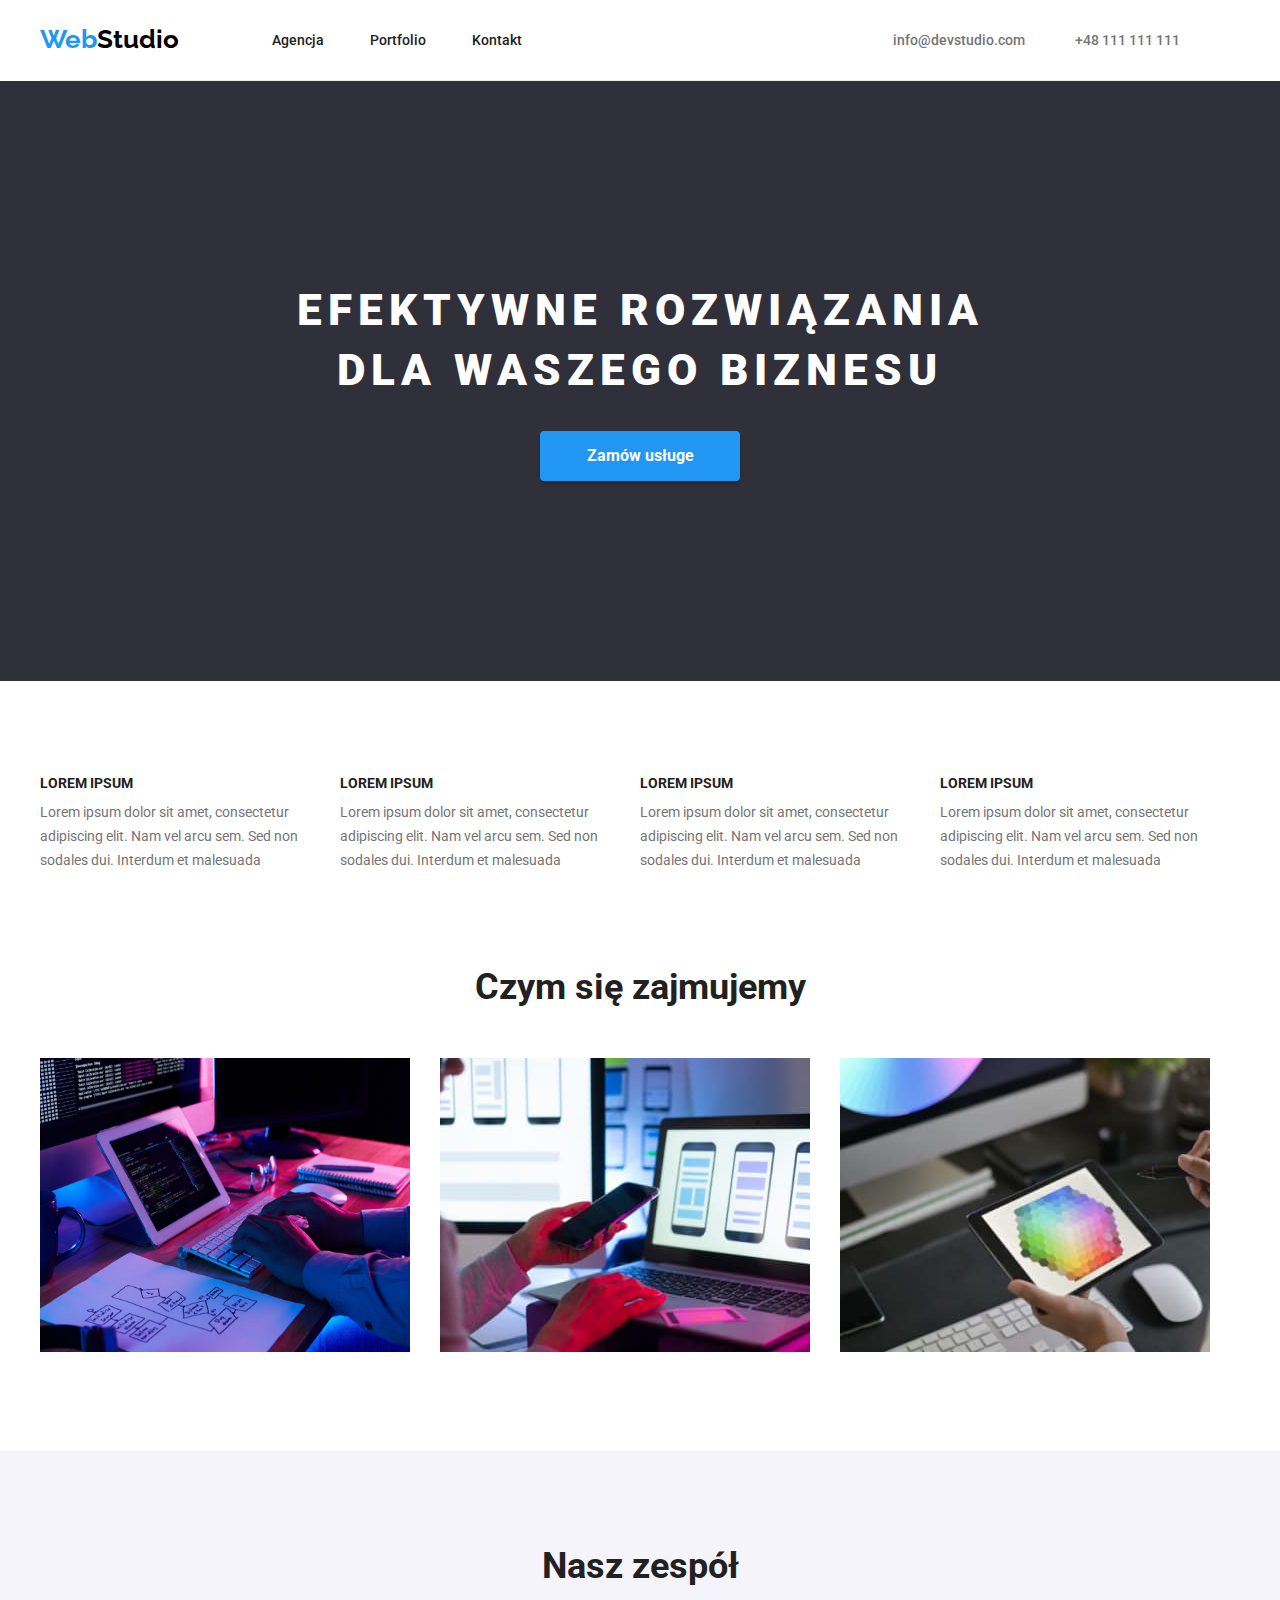
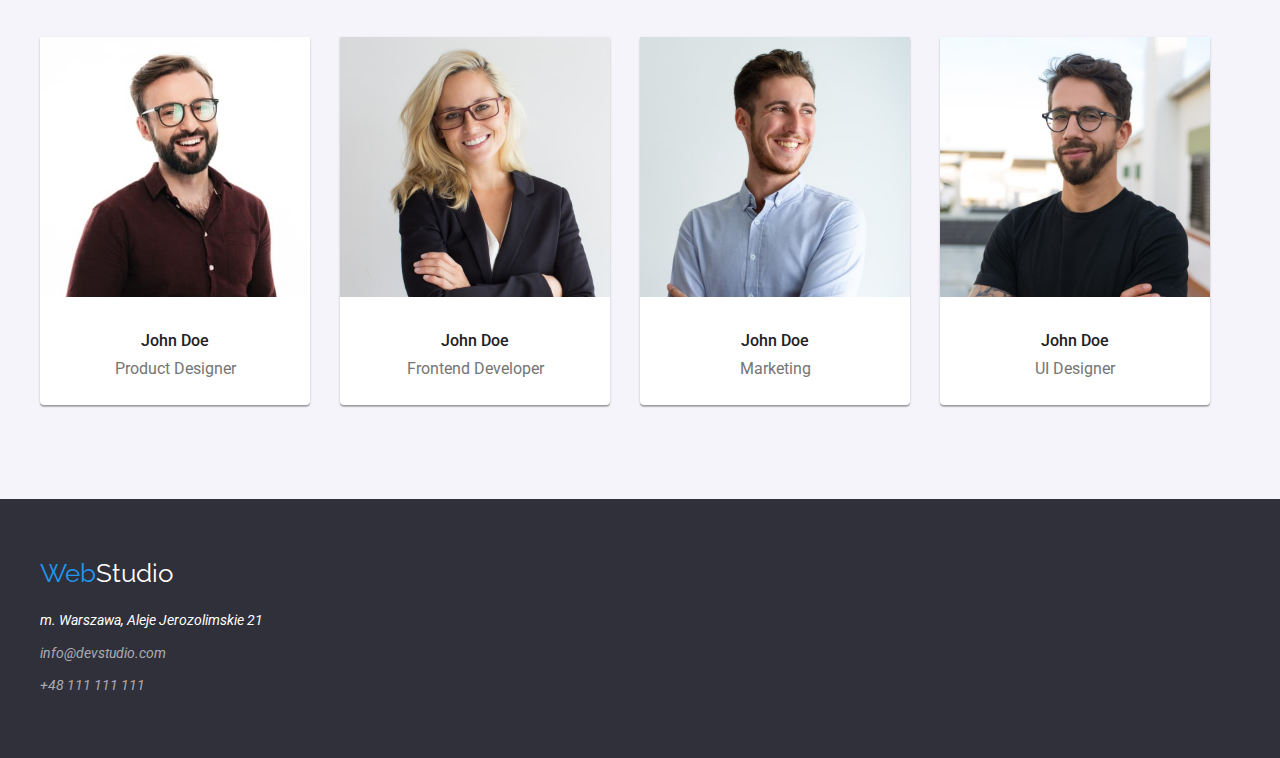
<file: index.html>
<!DOCTYPE html>
<html lang="en">
  <head>
    <meta charset="UTF-8" />
    <link rel="preconnect" href="https://fonts.googleapis.com" />
    <link rel="preconnect" href="https://fonts.gstatic.com" crossorigin />
    <link
      href="https://fonts.googleapis.com/css2?family=Raleway:wght@700&family=Roboto:wght@400;500;700;900&display=swap"
      rel="stylesheet"
    />
    <link
      rel="stylesheet"
      href="https://cdnjs.cloudflare.com/ajax/libs/modern-normalize/1.0.0/modern-normalize.min.css"
    />
    <link rel="stylesheet" href="css/styles.css" />

    <title>Studio</title>
  </head>

  <body>
    <header>
      <div class="container">
        <div class="menu-border">
          <div class="menu-container">
            <nav>
              <h2>
                <a href="index.html" class="logo"
                  ><span class="logo-primary">Web</span
                  ><span class="logo-secondary">Studio</span></a
                >
              </h2>
              <div>
                <ul class="menu-links">
                  <li><a href="agencja.html">Agencja</a></li>
                  <li><a href="portfolio.html">Portfolio</a></li>
                  <li><a href="kontakt">Kontakt</a></li>
                </ul>
              </div>
            </nav>

            <div>
              <ul class="contact-links">
                <li>
                  <a href="mailto:info@devstudio.com">info@devstudio.com</a>
                </li>
                <li><a href="tel:+48111111111">+48 111 111 111</a></li>
              </ul>
            </div>
          </div>
        </div>
      </div>
      <div class="main-header">
        <div class="container">
          <h1>Efektywne rozwiązania dla waszego biznesu</h1>
          <button type="button" class="header-button">Zamów usługe</button>
        </div>
      </div>
    </header>

    <main>
      <section class="section">
        <div class="container">
          <ul class="skills">
            <li>
              <h3 class="skill-name">LOREM IPSUM</h3>
              <span class="skill-description"
                >Lorem ipsum dolor sit amet, consectetur adipiscing elit. Nam
                vel arcu sem. Sed non sodales dui. Interdum et malesuada</span
              >
            </li>
            <li>
              <h3 class="skill-name">LOREM IPSUM</h3>
              <span class="skill-description"
                >Lorem ipsum dolor sit amet, consectetur adipiscing elit. Nam
                vel arcu sem. Sed non sodales dui. Interdum et malesuada</span
              >
            </li>
            <li>
              <h3 class="skill-name">LOREM IPSUM</h3>
              <span class="skill-description"
                >Lorem ipsum dolor sit amet, consectetur adipiscing elit. Nam
                vel arcu sem. Sed non sodales dui. Interdum et malesuada</span
              >
            </li>
            <li>
              <h3 class="skill-name">LOREM IPSUM</h3>
              <span class="skill-description"
                >Lorem ipsum dolor sit amet, consectetur adipiscing elit. Nam
                vel arcu sem. Sed non sodales dui. Interdum et malesuada</span
              >
            </li>
          </ul>
        </div>
      </section>

      <section class="activities section">
        <div class="container">
          <h2 class="section-title">Czym się zajmujemy</h2>
          <ul class="activity-images">
            <li>
              <img
                src="./images/zdjecie1.jpg"
                alt="pisze kod źródłowy"
                width="370"
                height="294"
              />
            </li>
            <li>
              <img
                src="./images/zdjecie2.jpg"
                alt="tworzy aplikacje na smartfon"
                width="370"
                height="294"
              />
            </li>
            <li>
              <img
                src="./images/zdjecie3.jpg"
                alt="wybiera kolor z palety"
                width="370"
                height="294"
              />
            </li>
          </ul>
        </div>
      </section>

      <section class="team section">
        <div class="container">
          <h2 class="team-section-title">Nasz zespół</h2>
          <ul class="team-members">
            <li>
              <figure class="member-box">
                <img
                  src="./images/zdjecie4.jpg"
                  alt="John Doe"
                  width="270"
                  height="260"
                />
                <figcaption>
                  <p class="member-name">John Doe</p>
                  <p class="member-job">Product Designer</p>
                </figcaption>
              </figure>
            </li>
            <li>
              <figure class="member-box">
                <img
                  src="./images/zdjecie5.jpg"
                  alt="John Doe"
                  width="270"
                  height="260"
                />
                <figcaption>
                  <p class="member-name">John Doe</p>
                  <p class="member-job">Frontend Developer</p>
                </figcaption>
              </figure>
            </li>
            <li>
              <figure class="member-box">
                <img
                  src="./images/zdjecie6.jpg"
                  alt="John Doe"
                  width="270"
                  height="260"
                />
                <figcaption>
                  <p class="member-name">John Doe</p>
                  <p class="member-job">Marketing</p>
                </figcaption>
              </figure>
            </li>
            <li>
              <figure class="member-box">
                <img
                  src="./images/zdjecie7.jpg"
                  alt="John Doe"
                  width="270"
                  height="260"
                />
                <figcaption>
                  <p class="member-name">John Doe</p>
                  <p class="member-job">UI Designer</p>
                </figcaption>
              </figure>
            </li>
          </ul>
        </div>
      </section>
    </main>

    <footer>
      <div class="container">
        <a href="index.html" class="footer-logo">
          <span class="logo-primary">Web</span
          ><span class="logo-tertiary">Studio</span>
        </a>
        <address>
          <ul>
            <li class="street">m. Warszawa, Aleje Jerozolimskie 21</li>
            <li>
              <a href="mailto:info@devstudio.com" class="footer-mail"
                >info@devstudio.com</a
              >
            </li>
            <li>
              <a href="tel:+48111111111" class="footer-tel">+48 111 111 111</a>
            </li>
          </ul>
        </address>
      </div>
    </footer>
  </body>
</html>
</file>
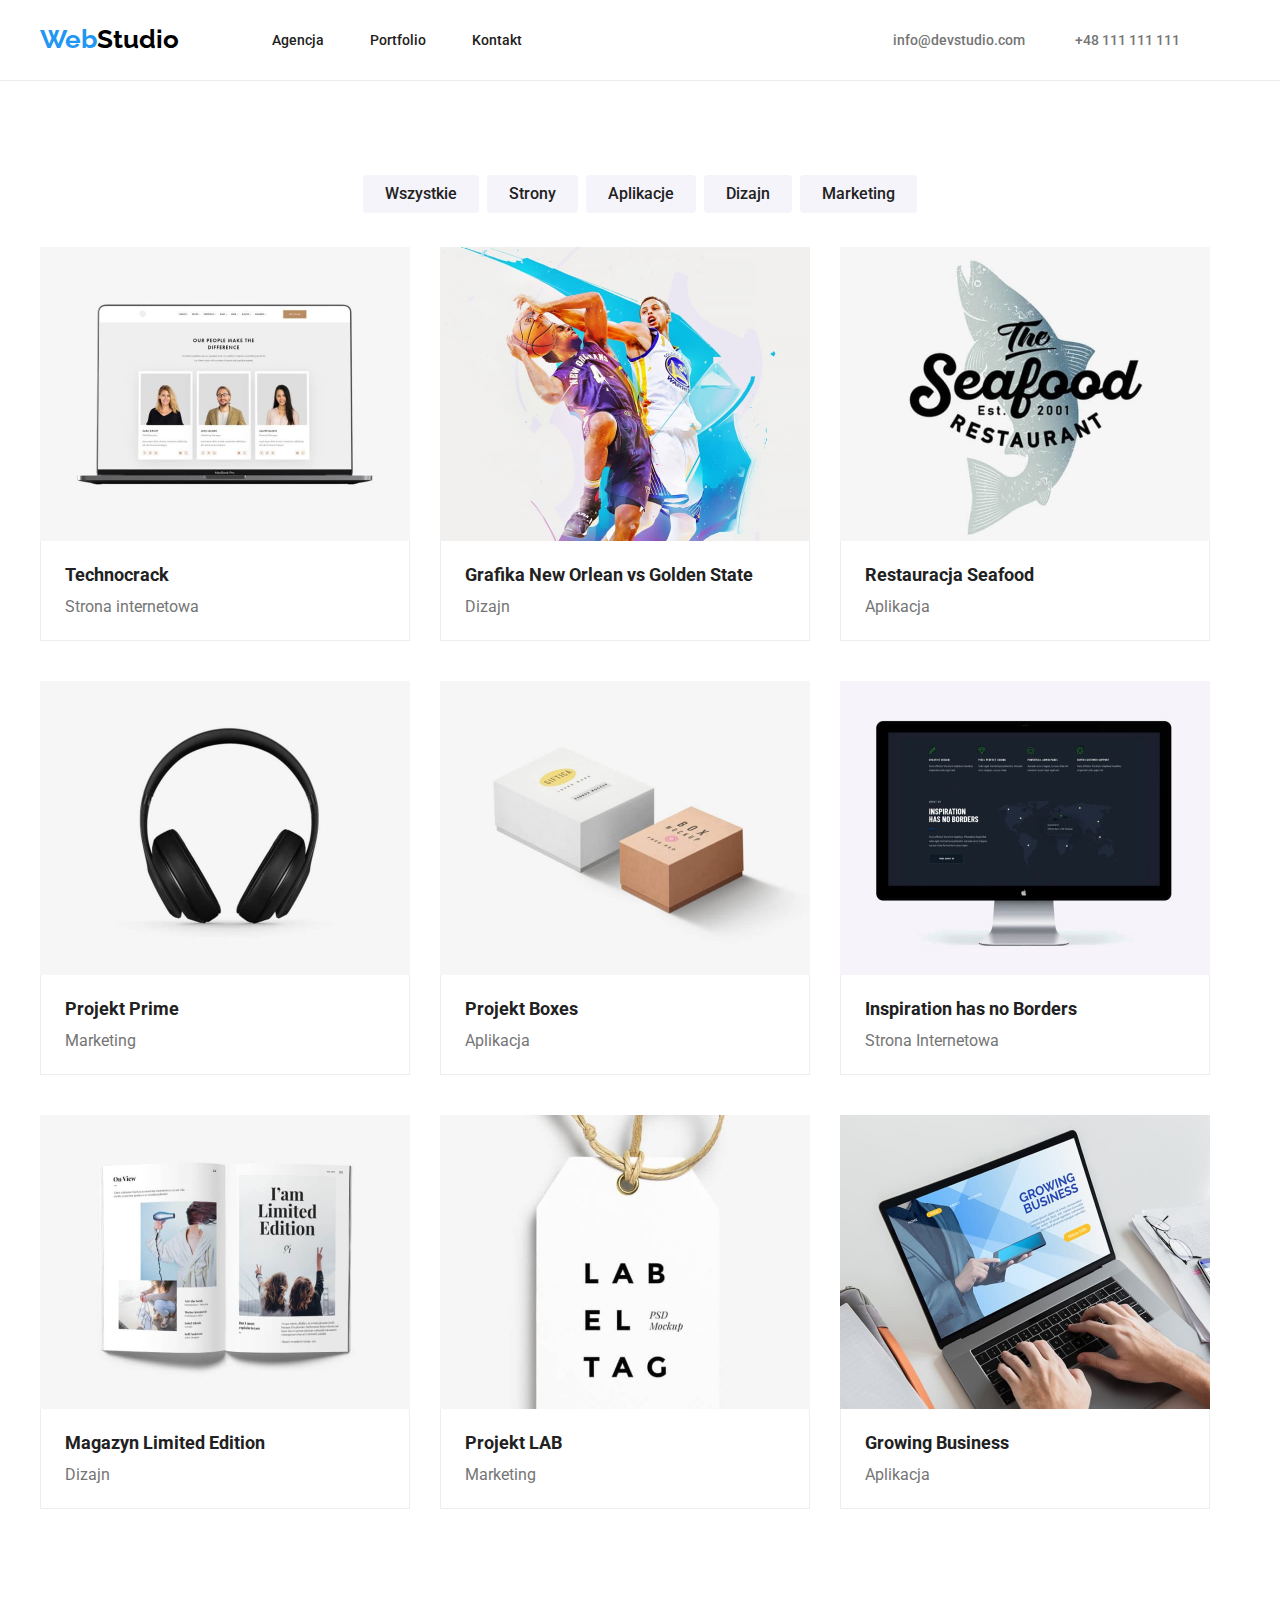
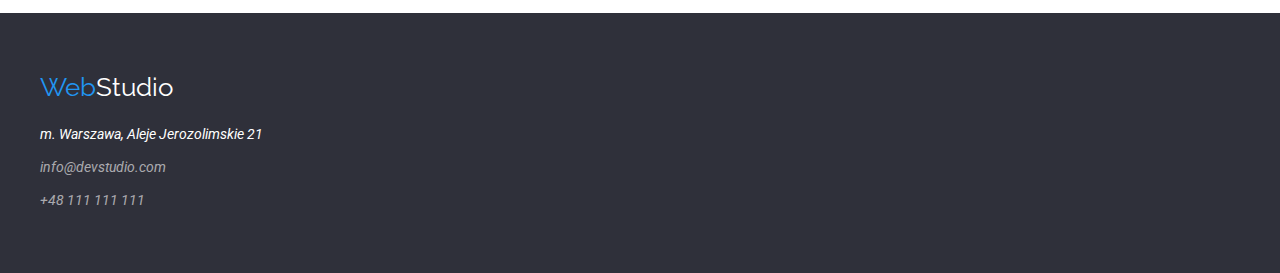
<file: portfolio.html>
<!DOCTYPE html>
<html lang="en">
  <head>
    <meta charset="UTF-8" />
    <title>Portfolio</title>
    <link rel="preconnect" href="https://fonts.googleapis.com" />
    <link rel="preconnect" href="https://fonts.gstatic.com" crossorigin />
    <link
      href="https://fonts.googleapis.com/css2?family=Raleway:wght@700&family=Roboto:wght@400;500;700;900&display=swap"
      rel="stylesheet"
    />
    <link
      rel="stylesheet"
      href="https://cdnjs.cloudflare.com/ajax/libs/modern-normalize/1.0.0/modern-normalize.min.css"
    />
    <link rel="stylesheet" href="css/styles.css" />
  </head>
  <body>
    <header>
      <div class="menu-border">
        <div class="container">
          <div class="menu-container">
            <nav>
              <h2>
                <a href="index.html" class="logo"
                  ><span class="logo-primary">Web</span
                  ><span class="logo-secondary">Studio</span></a
                >
              </h2>
              <div>
                <ul class="menu-links">
                  <li><a href="agencja.html">Agencja</a></li>
                  <li><a href="portfolio.html">Portfolio</a></li>
                  <li><a href="kontakt">Kontakt</a></li>
                </ul>
              </div>
            </nav>

            <div>
              <ul class="contact-links">
                <li>
                  <a href="mailto:info@devstudio.com">info@devstudio.com</a>
                </li>
                <li><a href="tel:+48111111111">+48 111 111 111</a></li>
              </ul>
            </div>
          </div>
        </div>
      </div>
    </header>

    <main>
      <div class="container section">
        <ul class="filter-buttons">
          <li><button type="button">Wszystkie</button></li>
          <li><button type="button">Strony</button></li>
          <li><button type="button">Aplikacje</button></li>
          <li><button type="button">Dizajn</button></li>
          <li><button type="button">Marketing</button></li>
        </ul>

        <ul class="item-list">
          <li>
            <figure class="item">
              <img
                src="./images/img1.jpg"
                alt="laptop ze stroną internetową"
                width="370"
                height="294"
              />
              <figcaption>
                <p class="item-name">Technocrack</p>
                <p class="item-type">Strona internetowa</p>
              </figcaption>
            </figure>
          </li>

          <li>
            <figure class="item">
              <img
                src="./images/img2.jpg"
                alt="dwóch koszykarzy"
                width="370"
                height="294"
              />
              <figcaption>
                <p class="item-name">Grafika New Orlean vs Golden State</p>
                <p class="item-type">Dizajn</p>
              </figcaption>
            </figure>
          </li>

          <li>
            <figure class="item">
              <img
                src="./images/img3.jpg"
                alt="logo Seafood"
                width="370"
                height="294"
              />
              <figcaption>
                <p class="item-name">Restauracja Seafood</p>
                <p class="item-type">Aplikacja</p>
              </figcaption>
            </figure>
          </li>

          <li>
            <figure class="item">
              <img
                src="./images/img4.jpg"
                alt="czarne słuchawki"
                width="370"
                height="294"
              />
              <figcaption>
                <p class="item-name">Projekt Prime</p>
                <p class="item-type">Marketing</p>
              </figcaption>
            </figure>
          </li>

          <li>
            <figure class="item">
              <img
                src="./images/img5.jpg"
                alt="dwa pudełka z napisami"
                width="370"
                height="294"
              />
              <figcaption>
                <p class="item-name">Projekt Boxes</p>
                <p class="item-type">Aplikacja</p>
              </figcaption>
            </figure>
          </li>

          <li>
            <figure class="item">
              <img
                src="./images/img6.jpg"
                alt="monitor ze stroną intternetową"
                width="370"
                height="294"
              />
              <figcaption>
                <p class="item-name">Inspiration has no Borders</p>
                <p class="item-type">Strona Internetowa</p>
              </figcaption>
            </figure>
          </li>

          <li>
            <figure class="item">
              <img
                src="./images/img7.jpg"
                alt="magazyn limited edition"
                width="370"
                height="294"
              />
              <figcaption>
                <p class="item-name">Magazyn Limited Edition</p>
                <p class="item-type">Dizajn</p>
              </figcaption>
            </figure>
          </li>

          <li>
            <figure class="item">
              <img
                src="./images/img8.jpg"
                alt="etykieta projektu lab"
                width="370"
                height="294"
              />
              <figcaption>
                <p class="item-name">Projekt LAB</p>
                <p class="item-type">Marketing</p>
              </figcaption>
            </figure>
          </li>

          <li>
            <figure class="item">
              <img
                src="./images/img9.jpg"
                alt="growing business na laptopie"
                width="370"
                height="294"
              />
              <figcaption>
                <p class="item-name">Growing Business</p>
                <p class="item-type">Aplikacja</p>
              </figcaption>
            </figure>
          </li>
        </ul>
      </div>
    </main>

    <footer>
      <div class="container">
        <a href="index.html" class="footer-logo">
          <span class="logo-primary">Web</span
          ><span class="logo-tertiary">Studio</span>
        </a>
        <address>
          <ul>
            <li class="street">m. Warszawa, Aleje Jerozolimskie 21</li>
            <li>
              <a href="mailto:info@devstudio.com" class="footer-mail"
                >info@devstudio.com</a
              >
            </li>
            <li>
              <a href="tel:+48111111111" class="footer-tel">+48 111 111 111</a>
            </li>
          </ul>
        </address>
      </div>
    </footer>
  </body>
</html>
</file>
<file: css/styles.css>
:root {
  --main-font: "Roboto", sans-serif;
  --primary-font: "Raleway", sans-serif;
  --main-normal-text-color: #212121;
  --main-text-color: #757575;
  --main-link-color: #2196f3;
  --logo-color: white;
}

*,
*::before,
*::after {
  box-sizing: border-box;
  margin: 0;
  padding: 0;
}

body {
  font-family: var(--main-font);
  color: var(--main-normal-text-color);
}

.container {
  width: 1200px;
  margin-left: auto;
  margin-right: auto;
}

.section {
  padding-top: 94px;
  padding-bottom: 94px;
}

nav {
  display: flex;
}

.menu-border {
  border-bottom: 1px solid #ececec;
}

.menu-container {
  height: 80px;
  line-height: 1.17;
  display: flex;
}

.menu-links {
  list-style: none;
  line-height: 16px;
  display: flex;
  flex-direction: row;
  margin-top: 32px;
  padding-left: 93px;
  padding-right: 371px;
  gap: 46px;
}

.menu-links a {
  text-decoration: none;
  font-weight: 500;
  font-size: 14px;
  letter-spacing: 2%;
  color: var(--main-normal-text-color);
}

.menu-links a:hover {
  color: var(--main-link-color);
  text-decoration: none;
}

.contact-links a:hover {
  color: var(--main-link-color);
  text-decoration: none;
}

.contact-links {
  list-style: none;
  line-height: 16px;
  display: flex;
  flex-direction: row;
  gap: 50px;
  margin-top: 32px;
}

.contact-links a {
  color: var(--main-text-color);
  text-decoration: none;
  font-weight: 500;
  font-size: 14px;
  letter-spacing: 2%;
}

.menu-container .logo {
  font-family: var(--primary-font);
  font-size: 26px;
  text-decoration: none;
  letter-spacing: 3%;
  display: flex;
  margin-top: 24px;
  margin-bottom: 25px;
}

.logo-primary {
  color: var(--main-link-color);
}

.logo-secondary {
  color: #000;
}

.logo-tertiary {
  color: var(--logo-color);
}

.main-header {
  background-color: #2f303a;
  height: 600px;
  line-height: 1.36;
  text-align: center;
}

.main-header .container {
  padding: 200px 252px;
}

h1 {
  font-style: black;
  font-size: 44px;
  font-weight: 900;
  letter-spacing: 6px;
  text-align: center;
  text-transform: uppercase;
  color: var(--logo-color);
  max-width: 696px;
}

.header-button {
  width: 200px;
  margin-top: 30px;
  background-color: var(--main-link-color);
  border-radius: 4px;
  color: var(--logo-color);
  font-weight: 700;
  font-size: 16px;
  text-align: center;
  letter-spacing: 6%;
  border-style: none;
  border-radius: 4px;
  box-shadow: 0px 4px 4px rgba(0, 0, 0, 0.15);
  cursor: pointer;
  line-height: 1.875;
  padding-top: 10px;
  padding-bottom: 10px;
}

.skills {
  list-style: none;
  text-align: left;
  display: flex;
  gap: 30px;
}

.skills li {
  width: 270px;
}

.skill-name {
  color: var(--main-normal-text-color);
  font-size: 14px;
  font-weight: 700;
  margin-bottom: 10px;
}

.skill-description {
  width: 270px;
  font-size: 14px;
  line-height: 1.71;
  letter-spacing: 3%;
  color: var(--main-text-color);
}

.section-title {
  color: var(--main-normal-text-color);
  font-size: 36px;
  font-weight: 700;
}

.activities .container {
  text-align: center;
  margin-top: -94px;
}

.activity-images {
  list-style: none;
  display: flex;
  gap: 30px;
  margin-top: 50px;
}

.team-members {
  list-style: none;
  display: flex;
  margin-top: 50px;
  gap: 30px;
}

.team {
  height: 648px;
  background-color: #f5f4fa;
  line-height: 1.17;
}

.team .container {
  text-align: center;
}

.team-section-title {
  color: var(--main-normal-text-color);
  font-size: 36px;
  font-weight: 700;
}

figcaption .member-name {
  font-size: 16px;
  font-weight: 500;
  text-align: center;
  color: var(--main-normal-text-color);
  margin-top: 30px;
  margin-bottom: 10px;
}

.member-job {
  font-size: 16px;
  text-align: center;
  color: var(--main-text-color);
}

.member-box {
  background-color: var(--logo-color);
  width: 270px;
  height: 368px;
  box-shadow: 0px 1px 3px rgba(0, 0, 0, 0.12), 0px 1px 1px rgba(0, 0, 0, 0.14),
    0px 2px 1px rgba(0, 0, 0, 0.2);
  border-radius: 0px 0px 4px 4px;
}

footer {
  background-color: #2f303a;
}

footer .container {
  padding-top: 60px;
  padding-bottom: 60px;
}

address ul {
  font-size: 14px;
  font-family: var(--main-font);
  color: var(--logo-color);
  margin-top: 20px;
  display: flex;
  flex-direction: column;
  gap: 9px;
}

.footer-logo {
  font-family: var(--primary-font);
  font-size: 26px;
  text-decoration: none;
  letter-spacing: 3%;
}

.street {
  font-size: 14px;
  color: var(--logo-color);
}

.footer-mail,
.footer-tel {
  font-size: 14px;
  color: rgba(255, 255, 255, 0.6);
  text-decoration: none;
}

.footer-mail:hover,
.footer-tel:hover {
  color: var(--main-link-color);
}

address li {
  line-height: 1.71;
  list-style: none;
}

li button {
  background-color: #f5f4fa;
  font-family: var(--main-font);
  color: var(--main-normal-text-color);
  height: 38px;
  width: auto;
  font-weight: 500;
  font-size: 16px;
  border-radius: 4px;
  border-style: none;
  offset: 0px, 4px, rgba(0, 0, 0, 0.15);
  padding: 6px 22px 6px 22px;
}

li button:hover {
  color: var(--logo-color);
  background-color: var(--main-link-color);
  cursor: pointer;
}

.filter-buttons {
  list-style: none;
  line-height: 1.62;
  display: flex;
  justify-content: center;
  gap: 8px;
}

.item-list {
  list-style: none;
  line-height: 1.67;
  display: flex;
  flex-wrap: wrap;
  gap: 30px;
  align-content: center;
  padding-top: 34px;
}

.item-list figcaption {
  border-bottom: 1px solid #eee;
  border-left: 1px solid #eee;
  border-right: 1px solid #eee;
  padding: 20px 24px;
  margin-top: -10px;
}

.item {
  width: 370px;
  height: 404px;
  background-color: var(--logo-color);
}

.item-name {
  font-size: 18px;
  font-weight: 700;
  color: var(--main-normal-text-color);
  text-align: left;
  margin-bottom: 4px;
}

.item-type {
  font-size: 16px;
  color: var(--main-text-color);
  text-align: left;
}
</file>
